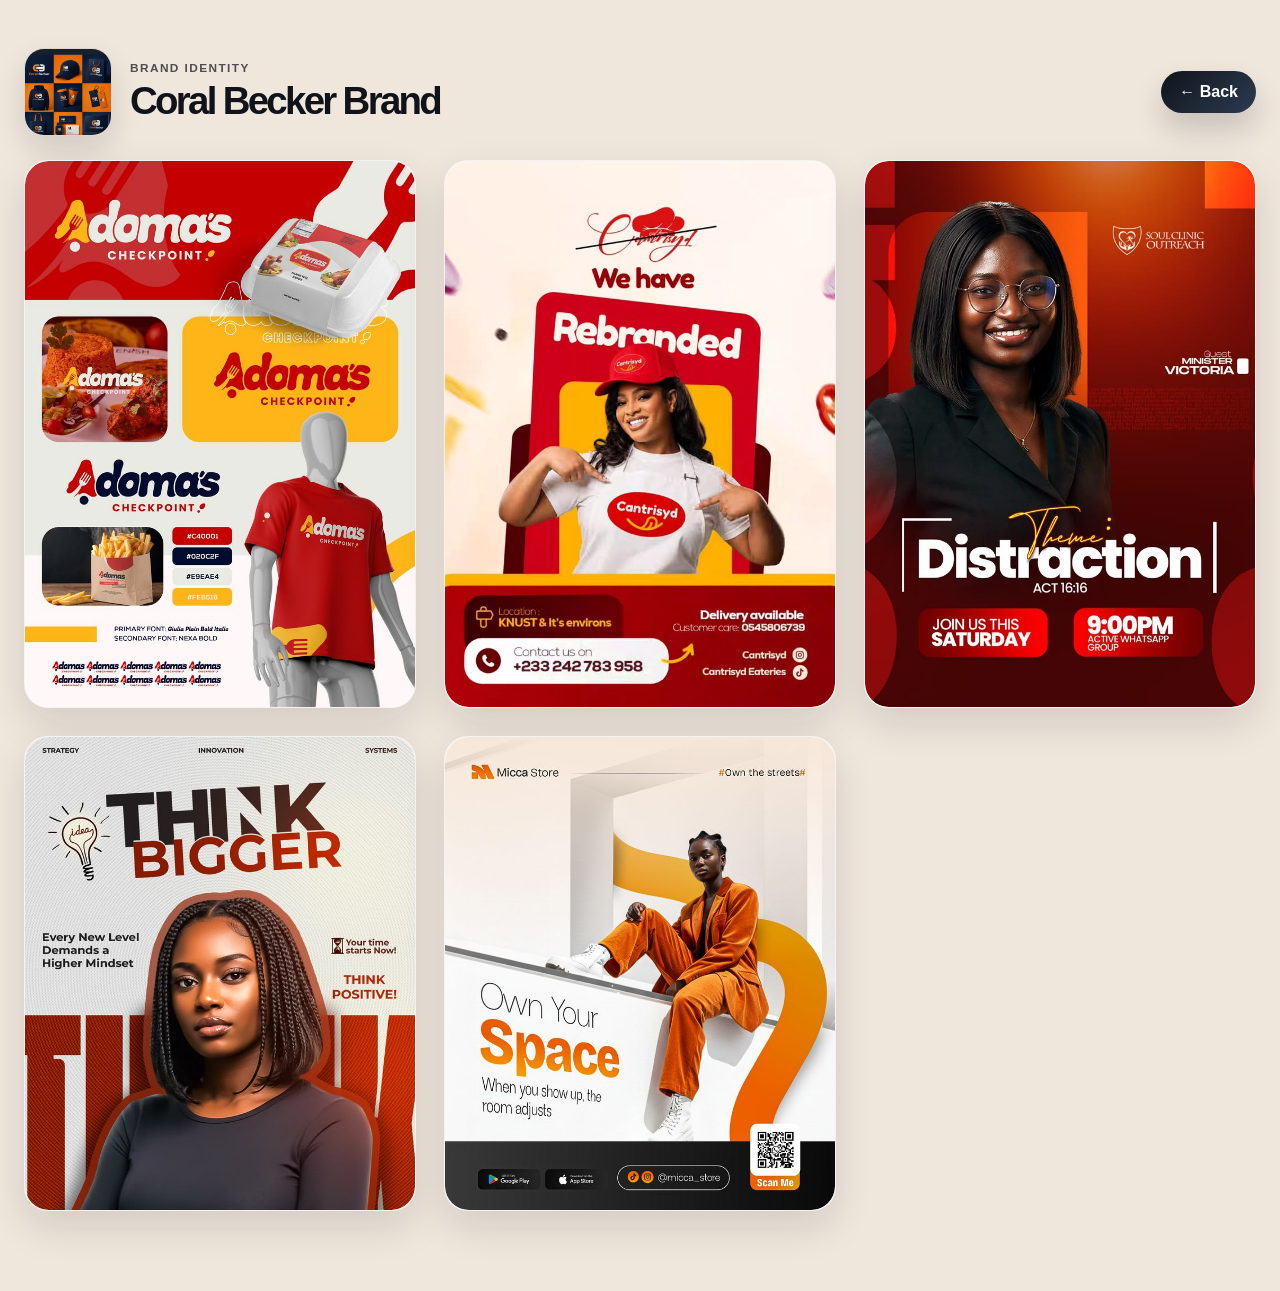
<file: coral-becker-gallery.html>
<!DOCTYPE html>
<html lang="en">

<head>
    <meta charset="UTF-8" />
    <meta name="viewport" content="width=device-width, initial-scale=1.0" />
    <title>Coral Becker Brand Flyers</title>
    <style>
        :root {
            --bg: #f5efe8;
            --ink: #10141a;
            --dark: #0a1d2b;
            --navy: #0d2440;
            --orange: #f28a27;
            --orange-deep: #eb5f26;
            --red: #d81f2d;
            --gold: #ffd25a;
            --paper: #f4efe8;
            --white: #fffdfb;
        }

        * {
            box-sizing: border-box;
        }

        body {
            margin: 0;
            font-family: Arial, Helvetica, sans-serif;
            background: #efe6dc;
            color: var(--ink);
        }

        .gallery-shell {
            max-width: 1400px;
            margin: 0 auto;
            padding: 48px 24px 80px;
        }

        .page-header {
            display: flex;
            align-items: center;
            justify-content: space-between;
            gap: 16px;
            margin-bottom: 24px;
            color: var(--ink);
            font-weight: 700;
            flex-wrap: wrap;
        }

        .brand-identity {
            display: flex;
            align-items: center;
            gap: 18px;
            flex: 1;
            min-width: 280px;
        }

        .brand-identity img {
            width: 88px;
            height: 88px;
            object-fit: cover;
            border-radius: 20px;
            box-shadow: 0 14px 30px rgba(16, 20, 26, 0.12);
            border: 1px solid rgba(16, 20, 26, 0.08);
        }

        .title-block {
            display: flex;
            flex-direction: column;
            gap: 4px;
        }

        .title-block span {
            font-size: 0.74rem;
            letter-spacing: 0.12em;
            text-transform: uppercase;
            opacity: 0.72;
        }

        .page-header h1 {
            margin: 0;
            font-size: clamp(2rem, 3vw, 3rem);
            letter-spacing: -0.07em;
        }

        .header-actions {
            display: flex;
            align-items: center;
            justify-content: flex-end;
        }

        .back-button {
            display: inline-flex;
            align-items: center;
            justify-content: center;
            gap: 8px;
            padding: 12px 18px;
            border-radius: 999px;
            background: linear-gradient(135deg, #10141a, #2c3b52);
            color: #ffffff;
            font-weight: 700;
            text-decoration: none;
            box-shadow: 0 16px 30px rgba(16, 20, 26, 0.18);
            transition: transform 0.2s ease, box-shadow 0.2s ease;
        }

        .back-button:hover {
            transform: translateY(-1px);
            box-shadow: 0 18px 32px rgba(16, 20, 26, 0.24);
        }

        .gallery-grid {
            display: grid;
            grid-template-columns: repeat(auto-fit, minmax(300px, 1fr));
            gap: 28px;
        }

        .flyer {
            position: relative;
            min-height: 460px;
            overflow: hidden;
            border-radius: 24px;
            box-shadow: 0 16px 40px rgba(15, 19, 25, 0.12);
            background: var(--white);
            border: 1px solid rgba(0, 0, 0, 0.04);
        }

        .flyer img {
            display: block;
            width: 100%;
            height: 100%;
            object-fit: cover;
            border-radius: 24px;
        }

        .flyer-1 {
            background: #efe9e2;
            color: var(--navy);
        }

        .flyer-1::before {
            content: "";
            position: absolute;
            inset: 0;
            background: linear-gradient(135deg, rgba(255, 255, 255, 0.28), rgba(255, 255, 255, 0.01));
        }

        .brand-top {
            position: absolute;
            left: 24px;
            top: 28px;
            display: flex;
            align-items: center;
            gap: 10px;
            font-weight: 800;
            font-size: 2.4rem;
            letter-spacing: -0.05em;
            z-index: 2;
        }

        .brand-mark {
            width: 26px;
            height: 26px;
            border-radius: 50%;
            background: linear-gradient(135deg, #f9a62c, #ea5b1d);
            position: relative;
            box-shadow: inset 0 0 0 4px rgba(255, 255, 255, 0.2);
        }

        .brand-mark::before,
        .brand-mark::after {
            content: "";
            position: absolute;
            inset: 7px 6px 7px 6px;
            border-radius: 50%;
            background: #fff;
            clip-path: circle(40% at 50% 50%);
        }

        .brand-mark::after {
            inset: 0;
            background: transparent;
            border: 3px solid #fff;
            border-top-color: transparent;
            border-left-color: transparent;
            transform: rotate(45deg);
        }

        .brand-tag {
            position: absolute;
            right: 26px;
            top: 30px;
            font-size: 1.35rem;
            font-weight: 700;
            z-index: 2;
        }

        .photo-stage {
            position: absolute;
            left: 0;
            right: 0;
            top: 72px;
            bottom: 0;
            background: rgba(255, 255, 255, 0.15);
        }

        .photo-stage .art {
            position: absolute;
            width: 72%;
            height: 68%;
            right: -8%;
            bottom: 18%;
            background: rgba(247, 157, 39, 0.9);
            border-radius: 44% 56% 52% 48% / 36% 28% 72% 64%;
            transform: rotate(18deg);
            box-shadow: inset 0 0 0 22px rgba(255, 255, 255, 0.08);
        }

        .photo-stage .figure {
            position: absolute;
            right: 12%;
            bottom: 6%;
            width: 42%;
            height: 60%;
            border-radius: 40% 40% 16% 16% / 26% 26% 12% 12%;
            background: linear-gradient(180deg, #f5a153, #d76521);
            transform: rotate(8deg);
            box-shadow: inset 0 0 0 4px rgba(0, 0, 0, 0.04);
            opacity: 0.9;
        }

        .photo-stage .figure::before {
            content: "";
            position: absolute;
            width: 36%;
            height: 26%;
            left: 30%;
            top: -10%;
            background: #3b241a;
            border-radius: 50% 50% 46% 46%;
        }

        .flyer-1 .headline {
            position: absolute;
            left: 26px;
            bottom: 88px;
            font-size: clamp(2.7rem, 4vw, 5rem);
            line-height: 0.82;
            letter-spacing: -0.08em;
            font-weight: 900;
            text-transform: none;
            z-index: 2;
        }

        .flyer-1 .headline .accent {
            display: block;
            color: #ef7f1a;
        }

        .flyer-1 .sub {
            position: absolute;
            left: 28px;
            bottom: 32px;
            font-size: 1.2rem;
            line-height: 1.4;
            font-weight: 600;
            z-index: 2;
            max-width: 280px;
            color: rgba(16, 20, 26, 0.85);
        }

        .flyer-2 {
            background: #f4efe7;
            color: var(--ink);
        }

        .flyer-2 .headline {
            position: absolute;
            left: 16px;
            top: 16px;
            right: 16px;
            font-size: clamp(4rem, 7vw, 9rem);
            line-height: 0.82;
            letter-spacing: -0.08em;
            font-weight: 900;
            text-align: center;
            z-index: 2;
            color: #1d1a1a;
        }

        .flyer-2 .headline .accent {
            display: block;
            color: #d93b1c;
        }

        .flyer-2 .face {
            position: absolute;
            left: 50%;
            bottom: 10%;
            transform: translateX(-50%);
            width: 300px;
            height: 300px;
            border-radius: 50%;
            background: linear-gradient(180deg, #6e4d3c, #34251f 60%, #140d0d 100%);
            box-shadow: 0 18px 26px rgba(0, 0, 0, 0.12);
            z-index: 2;
            overflow: visible;
        }

        .flyer-2 .face::before {
            content: "";
            position: absolute;
            inset: 12% 18% 18% 18%;
            border-radius: 50%;
            background: linear-gradient(180deg, #d9a77c, #b66f4c 65%, #6e3d2f 100%);
            box-shadow: inset 0 0 0 8px rgba(0, 0, 0, 0.03);
        }

        .flyer-2 .face::after {
            content: "";
            position: absolute;
            inset: auto 20% 4% 20%;
            height: 18%;
            border-radius: 50%;
            background: rgba(28, 28, 28, 0.5);
            filter: blur(18px);
        }

        .flyer-2 .tag {
            position: absolute;
            left: 18px;
            top: 18px;
            font-weight: 800;
            font-size: 1.1rem;
            color: #1d1a1a;
        }

        .flyer-2 .side-note {
            position: absolute;
            right: 20px;
            top: 160px;
            font-size: 1.1rem;
            letter-spacing: -0.02em;
            font-weight: 800;
            color: #1d1a1a;
            z-index: 2;
        }

        .flyer-2 .bottom-note {
            position: absolute;
            right: 24px;
            bottom: 36px;
            font-size: 1.2rem;
            font-weight: 700;
            color: #d93b1c;
            z-index: 2;
        }

        .flyer-2 .bottom-note strong {
            display: block;
            font-size: 2rem;
            letter-spacing: -0.05em;
        }

        .flyer-3 {
            background: linear-gradient(135deg, #5f0d11 0%, #b6151b 38%, #d9371b 100%);
            color: white;
        }

        .flyer-3 .badge {
            position: absolute;
            left: 20px;
            top: 20px;
            width: 170px;
            padding: 10px 16px;
            border-radius: 24px;
            background: rgba(255, 255, 255, 0.1);
            border: 1px solid rgba(255, 255, 255, 0.18);
            font-size: 0.8rem;
            letter-spacing: 0.12em;
            text-transform: uppercase;
            text-align: center;
            font-weight: 700;
            z-index: 2;
        }

        .flyer-3 .portrait {
            position: absolute;
            left: 50%;
            bottom: 14%;
            transform: translateX(-50%);
            width: 360px;
            height: 420px;
            border-radius: 50% 50% 15% 15% / 40% 40% 12% 12%;
            background: linear-gradient(180deg, #6e4d3d, #201920 57%, #0b0c10 100%);
            z-index: 2;
            box-shadow: 0 18px 30px rgba(0, 0, 0, 0.22);
        }

        .flyer-3 .portrait::before {
            content: "";
            position: absolute;
            inset: 10% 18% 16% 18%;
            border-radius: 45% 45% 35% 35%;
            background: linear-gradient(180deg, #cf896d, #a8634c 52%, #613d2a 100%);
        }

        .flyer-3 .title {
            position: absolute;
            left: 50%;
            top: 132px;
            transform: translateX(-50%);
            width: 100%;
            text-align: center;
            font-size: 1.1rem;
            font-weight: 800;
            letter-spacing: 0.08em;
            text-transform: uppercase;
            z-index: 2;
        }

        .flyer-3 .big {
            position: absolute;
            left: 0;
            right: 0;
            bottom: 22px;
            text-align: center;
            font-weight: 900;
            letter-spacing: -0.08em;
            z-index: 2;
            font-size: clamp(3.8rem, 8vw, 8rem);
            line-height: 0.8;
        }

        .flyer-3 .big .small {
            display: block;
            font-size: 0.6em;
            letter-spacing: 0.02em;
            font-weight: 800;
            margin-bottom: 8px;
        }

        .flyer-4 {
            background: linear-gradient(180deg, #f3e7df, #f8f1eb 35%, #f0e3da 100%);
            color: var(--ink);
        }

        .flyer-4 .topline {
            position: absolute;
            left: 18px;
            right: 18px;
            top: 18px;
            display: flex;
            justify-content: space-between;
            align-items: center;
            font-size: 1.2rem;
            font-weight: 800;
            z-index: 2;
        }

        .flyer-4 .topline .brand {
            font-size: 2.2rem;
            letter-spacing: -0.06em;
        }

        .flyer-4 .headline {
            position: absolute;
            left: 0;
            right: 0;
            top: 74px;
            text-align: center;
            font-size: clamp(3rem, 5vw, 5.5rem);
            line-height: 0.85;
            letter-spacing: -0.07em;
            font-weight: 900;
            z-index: 2;
        }

        .flyer-4 .headline .accent {
            display: block;
            color: rgba(195, 37, 30, 0.9);
        }

        .flyer-4 .brand-card {
            position: absolute;
            left: 50%;
            top: 52%;
            transform: translate(-50%, -48%);
            width: 72%;
            height: 52%;
            background: linear-gradient(180deg, #eb5a2b, #ca3325);
            border-radius: 22px;
            box-shadow: 0 16px 34px rgba(128, 31, 18, 0.2);
            overflow: hidden;
        }

        .flyer-4 .brand-card::before {
            content: "";
            position: absolute;
            inset: 12% 22% 22% 22%;
            background: rgba(255, 255, 255, 0.2);
            border-radius: 50%;
        }

        .flyer-4 .brand-card .person {
            position: absolute;
            left: 50%;
            bottom: 8%;
            transform: translateX(-50%);
            width: 200px;
            height: 220px;
            border-radius: 50% 50% 20% 20% / 38% 38% 10% 10%;
            background: linear-gradient(180deg, #c7875a 0%, #85553b 38%, #221a18 100%);
            box-shadow: 0 6px 18px rgba(0, 0, 0, 0.15);
        }

        .flyer-4 .brand-card .person::before {
            content: "";
            position: absolute;
            left: 22%;
            top: -18%;
            width: 56%;
            height: 28%;
            border-radius: 50%;
            background: #1f160f;
        }

        .flyer-4 .foot-bar {
            position: absolute;
            left: 0;
            right: 0;
            bottom: 0;
            padding: 22px 18px 18px;
            background: linear-gradient(180deg, rgba(255, 255, 255, 0.22), rgba(255, 255, 255, 0.05));
            font-size: 0.9rem;
            font-weight: 700;
            text-transform: uppercase;
            letter-spacing: 0.05em;
            color: rgba(17, 20, 25, 0.82);
            z-index: 2;
        }

        .flyer-5 {
            background: linear-gradient(135deg, #eeefe8, #f8f0eb 33%, #e6d8cf 100%);
            color: var(--ink);
        }

        .flyer-5 .lockup {
            position: absolute;
            left: 32px;
            top: 26px;
            font-size: clamp(1.8rem, 4vw, 3.6rem);
            letter-spacing: -0.06em;
            font-weight: 900;
            z-index: 2;
        }

        .flyer-5 .lockup span {
            display: block;
            color: #d3202f;
        }

        .flyer-5 .food-bag {
            position: absolute;
            left: 50%;
            top: 46%;
            transform: translate(-50%, -50%);
            width: 320px;
            height: 240px;
            border-radius: 18px;
            background: linear-gradient(180deg, #f5ce4a 0%, #f0aa1a 100%);
            box-shadow: 0 22px 34px rgba(87, 56, 6, 0.18);
            z-index: 2;
        }

        .flyer-5 .food-bag::before {
            content: "";
            position: absolute;
            inset: 18px 22px 26px;
            border-radius: 14px;
            background: rgba(255, 255, 255, 0.12);
            border: 2px solid rgba(255, 255, 255, 0.2);
        }

        .flyer-5 .food-bag::after {
            content: "";
            position: absolute;
            left: 50%;
            top: 50%;
            width: 240px;
            height: 120px;
            transform: translate(-50%, -50%);
            border-radius: 50%;
            background: rgba(255, 255, 255, 0.12);
        }

        .flyer-5 .small-1,
        .flyer-5 .small-2,
        .flyer-5 .small-3 {
            position: absolute;
            display: block;
            width: 140px;
            height: 140px;
            border-radius: 50%;
            background: rgba(255, 255, 255, 0.14);
            z-index: 2;
        }

        .flyer-5 .small-1 {
            left: 10%;
            top: 50%;
        }

        .flyer-5 .small-2 {
            right: 12%;
            top: 30%;
        }

        .flyer-5 .small-3 {
            right: 18%;
            bottom: 18%;
        }

        .flyer-5 .bottom-strip {
            position: absolute;
            left: 0;
            right: 0;
            bottom: 0;
            background: rgba(215, 34, 38, 0.95);
            padding: 18px 20px;
            color: white;
            font-size: 1rem;
            font-weight: 700;
            letter-spacing: 0.04em;
            text-transform: uppercase;
            z-index: 3;
        }

        .flyer-5 .bottom-strip strong {
            display: block;
            font-size: 1.8rem;
            letter-spacing: -0.04em;
            text-transform: none;
            margin-top: 6px;
        }

        @media (max-width: 600px) {
            .gallery-shell {
                padding: 24px 14px 40px;
            }

            .gallery-grid {
                grid-template-columns: 1fr;
            }

            .flyer {
                min-height: 390px;
            }
        }
    </style>
</head>

<body>
    <div class="gallery-shell">
        <div class="page-header">
            <div class="brand-identity">
                <img src="assets/brand.jpg" alt="Coral Becker Brand" />
                <div class="title-block">
                    <span>Brand identity</span>
                    <h1>Coral Becker Brand</h1>
                </div>
            </div>

            <div class="header-actions">
                <a id="backButton" class="back-button" href="index.html" aria-label="Go back to previous page">←
                    Back</a>
            </div>
        </div>

        <div class="gallery-grid">
            <article class="flyer" aria-label="Flyer 1">
                <img src="assets/gr%201.jpg" alt="Coral Becker flyer 1" />
            </article>

            <article class="flyer" aria-label="Flyer 2">
                <img src="assets/gr%202.jpg" alt="Coral Becker flyer 2" />
            </article>

            <article class="flyer" aria-label="Flyer 3">
                <img src="assets/gr%203.jpg" alt="Coral Becker flyer 3" />
            </article>

            <article class="flyer" aria-label="Flyer 4">
                <img src="assets/gr%204.jpg" alt="Coral Becker flyer 4" />
            </article>

            <article class="flyer" aria-label="Flyer 5">
                <img src="assets/gr%205.jpg" alt="Coral Becker flyer 5" />
            </article>
        </div>
    </div>

    <script>
        document.addEventListener('DOMContentLoaded', () => {
            const backButton = document.getElementById('backButton');

            if (!backButton) return;

            backButton.addEventListener('click', (event) => {
                event.preventDefault();

                if (document.referrer && document.referrer !== window.location.href) {
                    window.history.back();
                    return;
                }

                window.location.href = 'index.html';
            });
        });
    </script>
</body>

</html>
</file>
